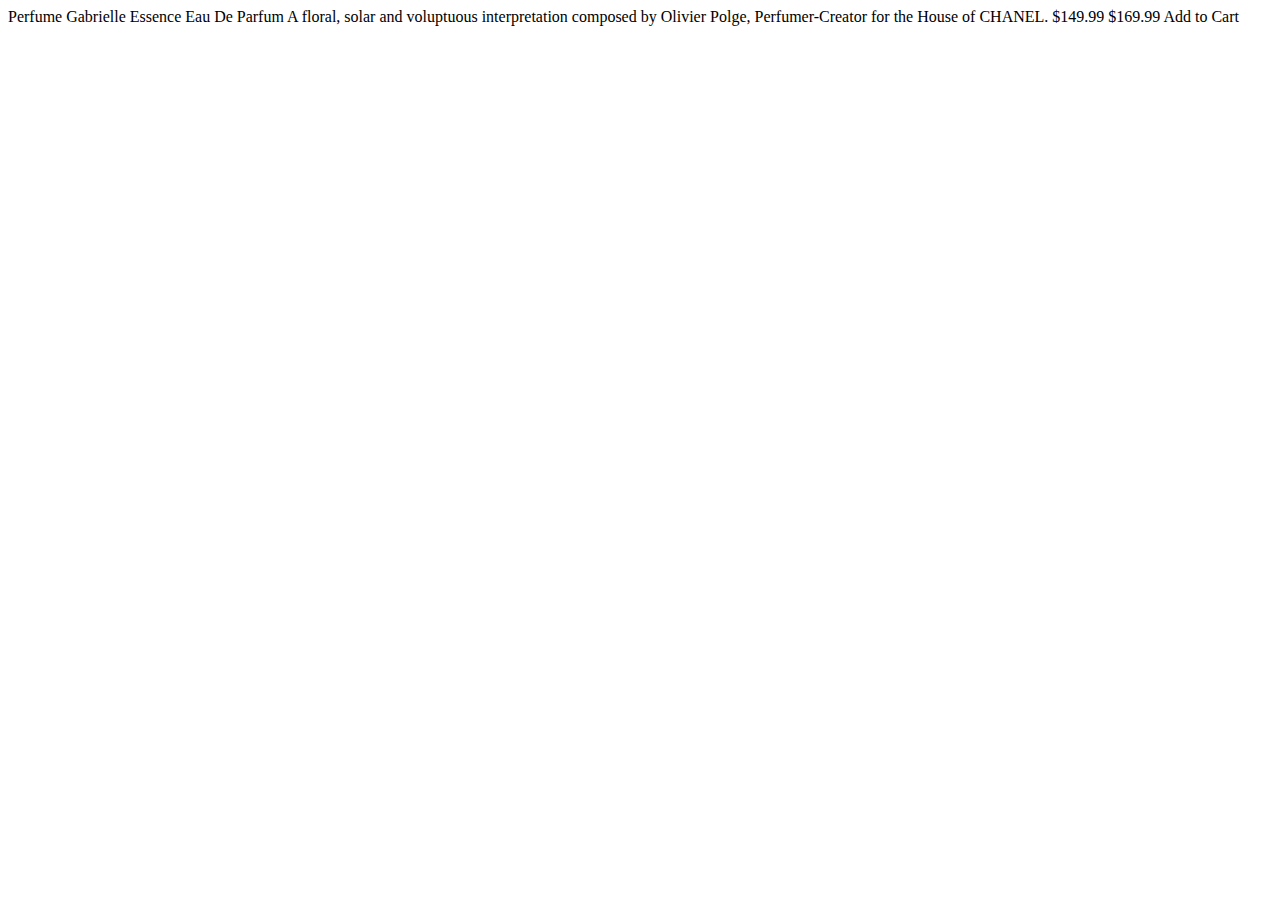
<file: index.html>
<!DOCTYPE html>
<html lang="en">
<head>
  <meta charset="UTF-8">
  <meta name="viewport" content="width=device-width, initial-scale=1.0"> <!-- displays site properly based on user's device -->

  <link rel="icon" type="image/png" sizes="32x32" href="./images/favicon-32x32.png">
  
  <title>Frontend Mentor | Product preview card component</title>

  <!-- Feel free to remove these styles or customise in your own stylesheet 👍 -->
</head>
<body>

  Perfume

  Gabrielle Essence Eau De Parfum

  A floral, solar and voluptuous interpretation composed by Olivier Polge, 
  Perfumer-Creator for the House of CHANEL.

  $149.99
  $169.99

  Add to Cart
  
</body>
</html>
</file>
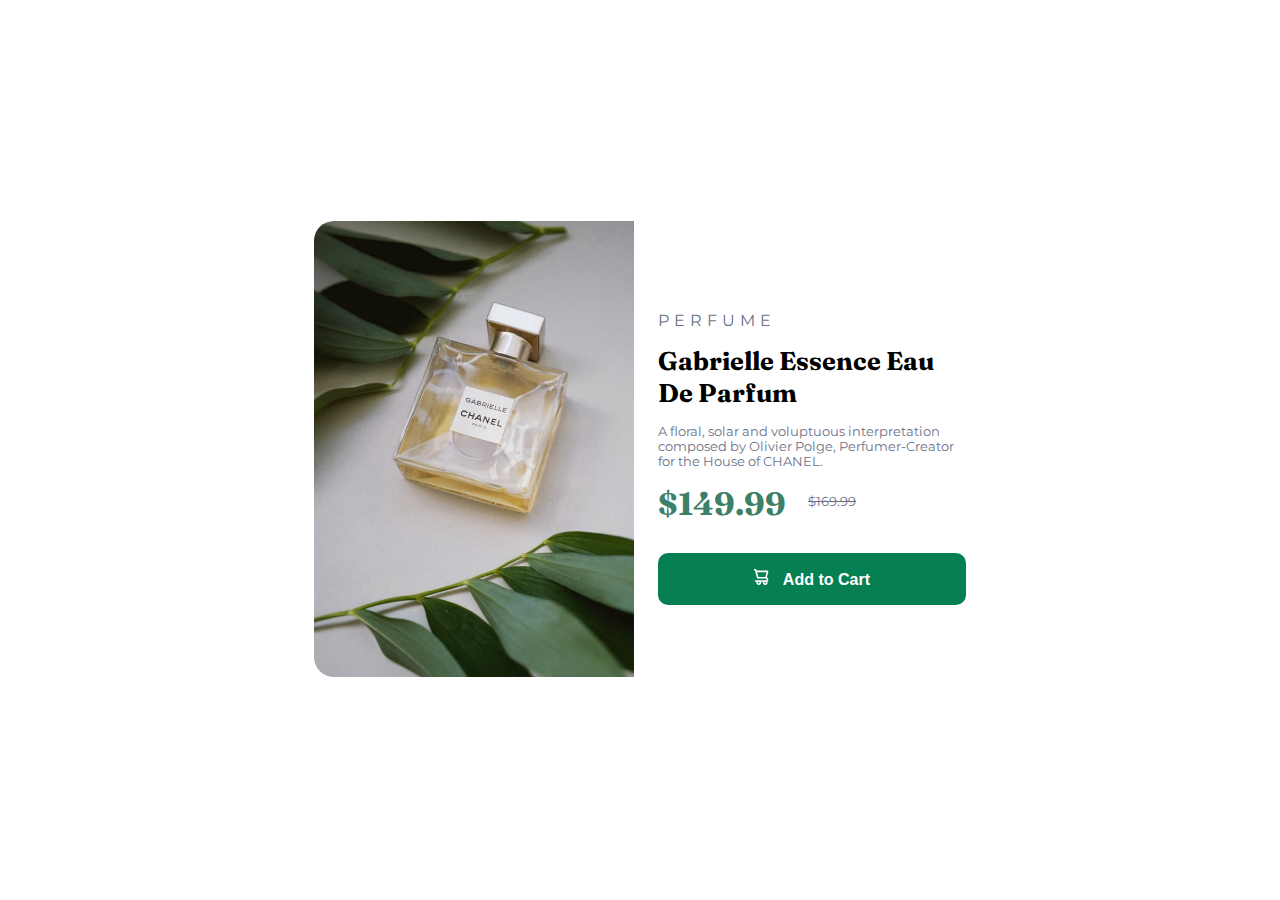
<file: roelof.html>
<!DOCTYPE html>
<html lang="en">
<head>
  <meta charset="UTF-8">
  <meta name="viewport" content="width=device-width, initial-scale=1.0"> <!-- displays site properly based on user's device -->

  <link rel="icon" type="image/png" sizes="32x32" href="./images/favicon-32x32.png">
  <link rel="preconnect" href="https://fonts.googleapis.com">
  <link rel="preconnect" href="https://fonts.gstatic.com" crossorigin>
  <link href="https://fonts.googleapis.com/css2?family=Fraunces:opsz,wght@9..144,700&family=Montserrat:wght@500;700&display=swap" rel="stylesheet">
  <link rel="stylesheet" href="./roelof.css">
  <title>Frontend Mentor | Product preview card component</title>
</head>
<body>
    <main>
        <div class="image">
            <picture>
                <source media="(min-width: 600px)" srcset="./images/image-product-desktop.jpg" class="image_top">
                <img src="./images/image-product-mobile.jpg" class="image_top"> 
            </picture>
        </div>
        <div class="text-area">
            <p class="perfume"> 
                PERFUME 
            </p>
            <h1> 
                Gabrielle Essence Eau De Parfum
            </h1>
            <p class="text">
                A floral, solar and voluptuous interpretation composed by Olivier Polge, 
                Perfumer-Creator for the House of CHANEL.
            </p>
            <p class="price">
                <span class="new_price">
                    $149.99
                </span>
                <span class="old-price">
                    $169.99
                </span>
            </p>
           
            <button class="btn">
                <img src="./images/icon-cart.svg">
                Add to Cart
            </button>

            </div>

        </div>
    </main>
</body>
</html>
</file>
<file: roelof.css>
:root {
    --dark_cyan: hsl(158, 36%, 37%); 
    --cream: hsl(30, 38%, 92%); 
    --very_dark_blue: hsl(212, 21%, 14%); 
    --dark_grayish_blue: hsl(228, 12%, 48%); 
    --white: hsl(0, 0%, 100%); 
}

* {
    margin: 0 ; 
    padding: 0; 
    box-sizing: border-box;
}

body {
    height: 100vh;
    font-family: 'Montserrat', sans-serif;
    display: flex; 
    align-items: center;
    justify-content: center;
    font-size: 0.8rem; 
}

main {
  width: 375px;
  padding: 1.5rem;     
}

.image_top {
    width: 320px; 
    height: 240px; 
    object-fit: cover; 
    border-top-left-radius: 20px;
    border-top-right-radius: 20px;
}

.text-area {
    padding-top: 1rem; 
    padding-left: 1.5rem;  
}

.perfume {
    font-size: 1rem;
    color: var(--dark_grayish_blue);
    letter-spacing: 5px;  
}

h1 {
    font-family: 'Fraunces', serif;
    margin : 15px 0px;
    margin-right: 30px;  
    
}

.text {
    color: var(--dark_grayish_blue);
    margin-right: 35px;
    margin-bottom:15px;  
}

.price {
    position: relative;
    margin-bottom: 30px; 
}

.new_price {
    font-size: 2rem;
    font-family: 'Fraunces', serif;
    color: var(--dark_cyan);
    font-weight: 700;   
}

.old-price {
    color: var(--dark_grayish_blue);
    position: absolute; 
    top: 10px;
    left: 150px;
    text-decoration: line-through ;  
      
}

.btn {
    background-color: hsl(158, 91%, 26%);
    border: none; 
    color: white; 
    padding: 16px 80px; 
    font-size: 16px;
    font-weight: 600;  
    cursor: pointer;
    border-radius: 10px;   
}

.btn img {
    margin-right: 10px; 
}

.btn:hover {
    background-color: var(--dark_cyan);
}

@media screen and (min-width: 1000px) {

    main {
        width: 700px; 
        display: flex;
    }

    .image_top {
        width: 320px; 
        height: 456px; 
        object-fit: cover;
        border-top-left-radius: 20px;
        border-bottom-left-radius: 20px;
        border-top-right-radius: 0px;
    }
    
    h1 {
        margin-right: 20px; 
    }

    .text {
        margin-right: 4px;
    }

    .text-area {
       display: flex; 
       flex-direction: column;
       width: 456px;
       justify-content: center;   
    }

    
}
</file>
